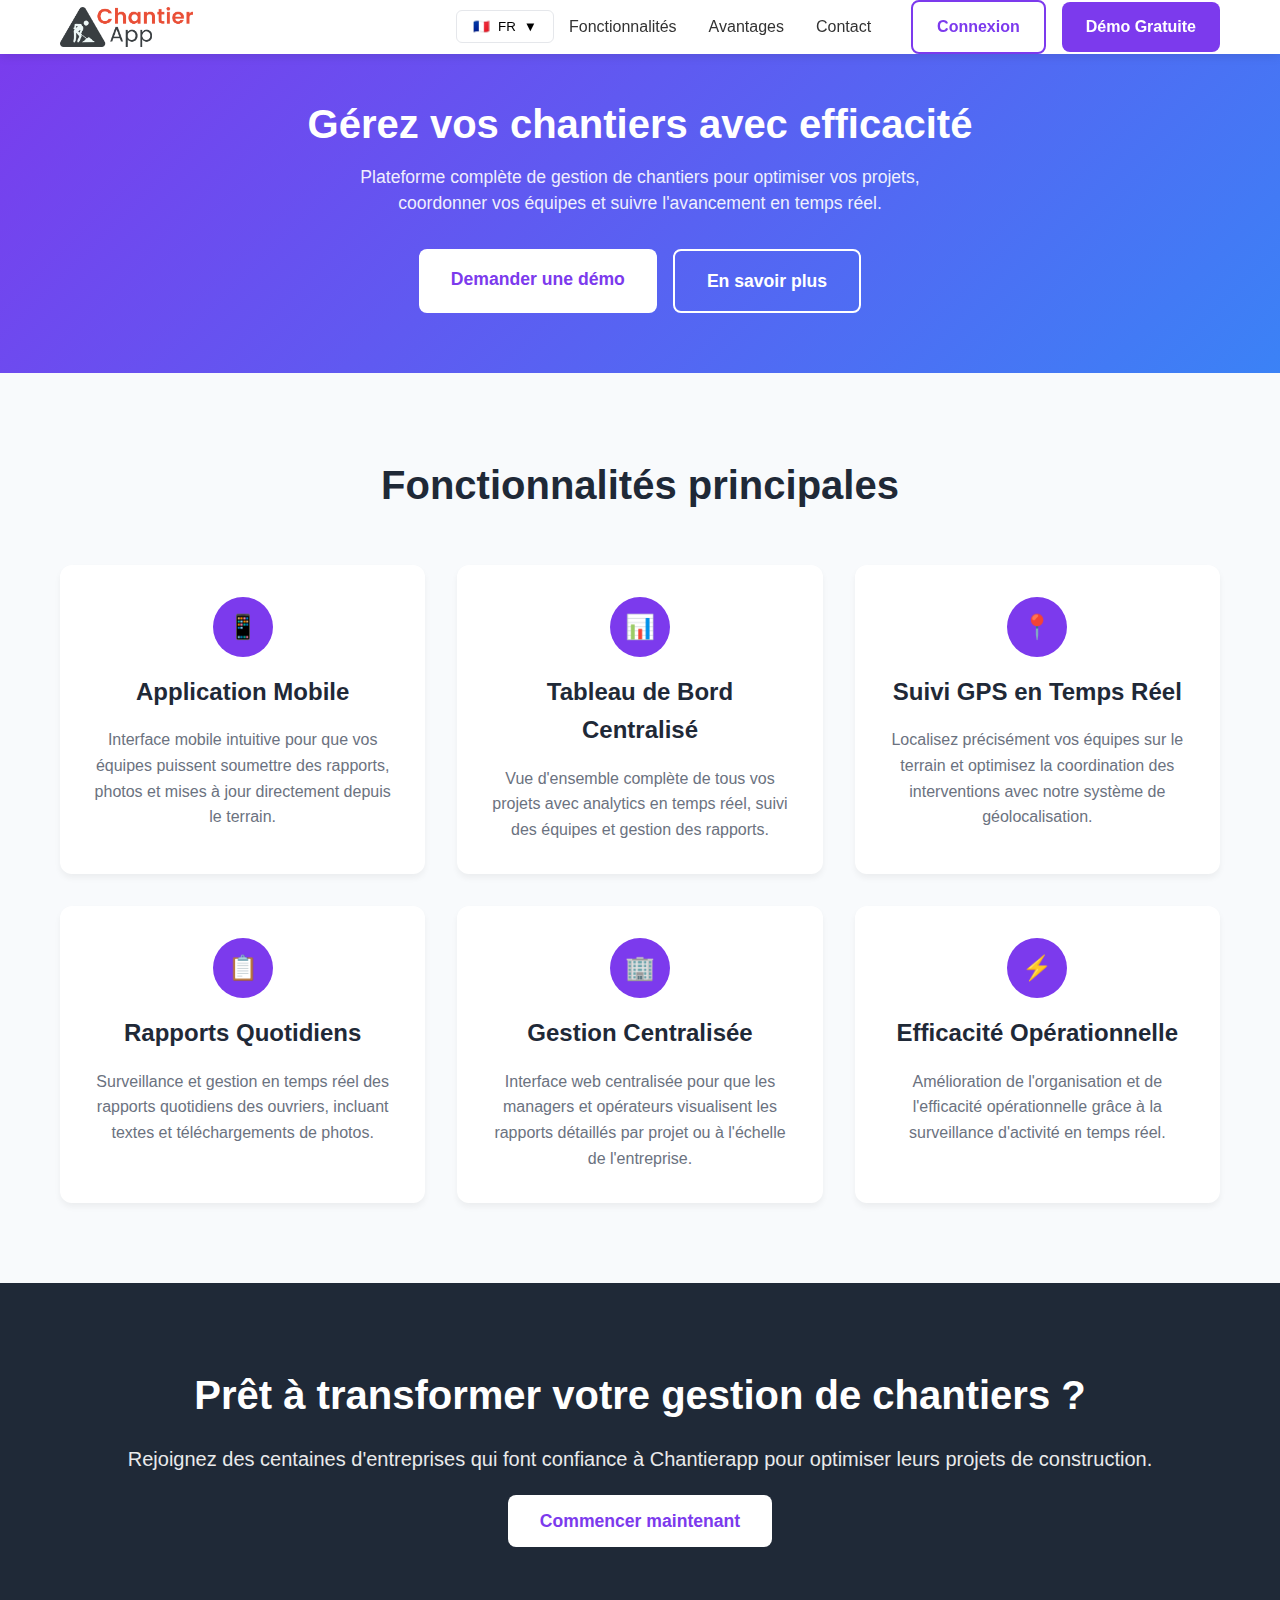
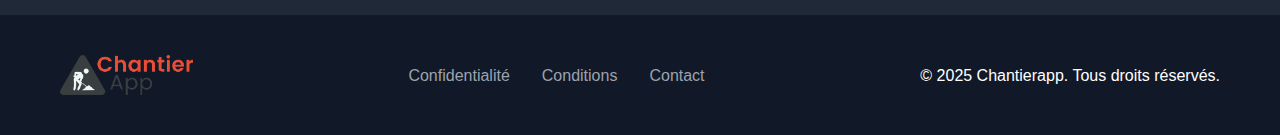
<file: index.html>
<!DOCTYPE html>
<html lang="fr">
<head>
    <meta charset="UTF-8">
    <meta name="viewport" content="width=device-width, initial-scale=1.0">
    <title data-translate="app.title">Chantierapp - Plateforme de Gestion de Chantiers</title>
    <link rel="stylesheet" href="./landing-assets/styles.css">
    <script src="./landing-assets/scripts/translations.js" defer></script>
</head>
<body>
<!-- Header -->
<header>
    <nav class="container">
        <div class="nav-top-row">
            <a href="#" class="logo">
                <img src="./landing-assets/images/Logo+Text.png" alt="Chantierapp" class="logo-image">
            </a>
            <div class="nav-right">
                <div class="language-switcher">
                    <button class="language-btn" onclick="toggleLanguageDropdown()">
                        <span id="current-flag">🇫🇷</span>
                        <span id="current-lang">FR</span>
                        <span>▼</span>
                    </button>
                    <div class="language-dropdown" id="language-dropdown">
                        <div class="language-option active" data-lang="fr" onclick="changeLanguage('fr', '🇫🇷', 'FR')">
                            <span>🇫🇷</span> Français
                        </div>
                        <div class="language-option" data-lang="en" onclick="changeLanguage('en', '🇺🇸', 'EN')">
                            <span>🇺🇸</span> English
                        </div>
                        <div class="language-option" data-lang="ro" onclick="changeLanguage('ro', '🇷🇴', 'RO')">
                            <span>🇷🇴</span> Română
                        </div>
                        <div class="language-option" data-lang="it" onclick="changeLanguage('it', '🇮🇹', 'IT')">
                            <span>🇮🇹</span> Italiano
                        </div>
                        <div class="language-option" data-lang="es" onclick="changeLanguage('es', '🇪🇸', 'ES')">
                            <span>🇪🇸</span> Español
                        </div>
                        <div class="language-option" data-lang="ru" onclick="changeLanguage('ru', '🇷🇺', 'RU')">
                            <span>🇷🇺</span> Русский
                        </div>
                    </div>
                </div>
                <button class="mobile-menu-toggle" onclick="toggleMobileMenu()">☰</button>
            </div>
        </div>

        <ul class="nav-links">
            <li><a href="#features" data-translate="nav.features">Fonctionnalités</a></li>
            <li><a href="#benefits" data-translate="nav.benefits">Avantages</a></li>
            <li><a href="#contact" data-translate="nav.contact">Contact</a></li>
        </ul>

        <div class="nav-bottom-row">
            <a href="https://chantierapp.com/login" class="login-btn" data-translate="nav.login">Connexion</a>
            <a href="#contact" class="cta-btn" data-translate="nav.demo">Démo Gratuite</a>
        </div>
    </nav>
</header>

<!-- Hero Section -->
<section class="hero">
    <div class="container">
        <h1 class="fade-in-up" data-translate="hero.title">Gérez vos chantiers avec efficacité</h1>
        <p class="fade-in-up" data-translate="hero.subtitle">Plateforme complète de gestion de chantiers pour optimiser
            vos projets, coordonner vos équipes et suivre l'avancement en temps réel.</p>
        <div class="hero-cta fade-in-up">
            <a href="#contact" class="btn-primary" data-translate="hero.cta.demo">Demander une démo</a>
            <a href="#features" class="btn-secondary" data-translate="hero.cta.learn">En savoir plus</a>
        </div>
    </div>
</section>

<!-- Features Section -->
<section class="features" id="features">
    <div class="container">
        <h2 class="fade-in-up" data-translate="features.title">Fonctionnalités principales</h2>
        <div class="features-grid">
            <div class="feature-card fade-in-up">
                <div class="feature-icon">📱</div>
                <h3 data-translate="features.mobile.title">Application Mobile</h3>
                <p data-translate="features.mobile.description">Interface mobile intuitive pour que vos équipes puissent
                    soumettre des rapports, photos et mises à jour directement depuis le terrain.</p>
            </div>
            <div class="feature-card fade-in-up">
                <div class="feature-icon">📊</div>
                <h3 data-translate="features.dashboard.title">Tableau de Bord Centralisé</h3>
                <p data-translate="features.dashboard.description">Vue d'ensemble complète de tous vos projets avec
                    analytics en temps réel, suivi des équipes et gestion des rapports.</p>
            </div>
            <div class="feature-card fade-in-up">
                <div class="feature-icon">📍</div>
                <h3 data-translate="features.tracking.title">Suivi GPS en Temps Réel</h3>
                <p data-translate="features.tracking.description">Localisez précisément vos équipes sur le terrain et
                    optimisez la coordination des interventions avec notre système de géolocalisation.</p>
            </div>
            <div class="feature-card fade-in-up">
                <div class="feature-icon">📋</div>
                <h3 data-translate="features.reports.title">Rapports Quotidiens</h3>
                <p data-translate="features.reports.description">Surveillance et gestion en temps réel des rapports
                    quotidiens des ouvriers, incluant textes et téléchargements de photos.</p>
            </div>
            <div class="feature-card fade-in-up">
                <div class="feature-icon">🏢</div>
                <h3 data-translate="features.management.title">Gestion Centralisée</h3>
                <p data-translate="features.management.description">Interface web centralisée pour que les managers et
                    opérateurs visualisent les rapports détaillés par projet ou à l'échelle de l'entreprise.</p>
            </div>
            <div class="feature-card fade-in-up">
                <div class="feature-icon">⚡</div>
                <h3 data-translate="features.efficiency.title">Efficacité Opérationnelle</h3>
                <p data-translate="features.efficiency.description">Amélioration de l'organisation et de l'efficacité
                    opérationnelle grâce à la surveillance d'activité en temps réel.</p>
            </div>
        </div>
    </div>
</section>

<!-- CTA Section -->
<section class="cta-section" id="contact">
    <div class="container">
        <h2 class="fade-in-up" data-translate="cta.title">Prêt à transformer votre gestion de chantiers ?</h2>
        <p class="fade-in-up" data-translate="cta.subtitle">Rejoignez des centaines d'entreprises qui font confiance à
            Chantierapp pour optimiser leurs projets de construction.</p>
        <div class="fade-in-up">
            <a href="mailto:easy.tech.solutions.srl@gmail.com" class="btn-primary" data-translate="cta.button">Commencer
                maintenant</a>
        </div>
    </div>
</section>

<!-- Footer -->
<footer>
    <div class="container">
        <div class="footer-content">
            <div class="logo">
                <img src="./landing-assets/images/Logo+Text.png" alt="Chantierapp" class="logo-image">
            </div>
            <ul class="footer-links">
                <li><a href="#" data-translate="footer.privacy">Confidentialité</a></li>
                <li><a href="#" data-translate="footer.terms">Conditions</a></li>
                <li><a href="mailto:easy.tech.solutions.srl@gmail.com" data-translate="footer.contact">Contact</a></li>
            </ul>
            <p data-translate="footer.copyright">&copy; 2025 Chantierapp. Tous droits réservés.</p>
        </div>
    </div>
</footer>

<script src="./landing-assets/scripts/script.js"></script>
</body>
</html>
</file>
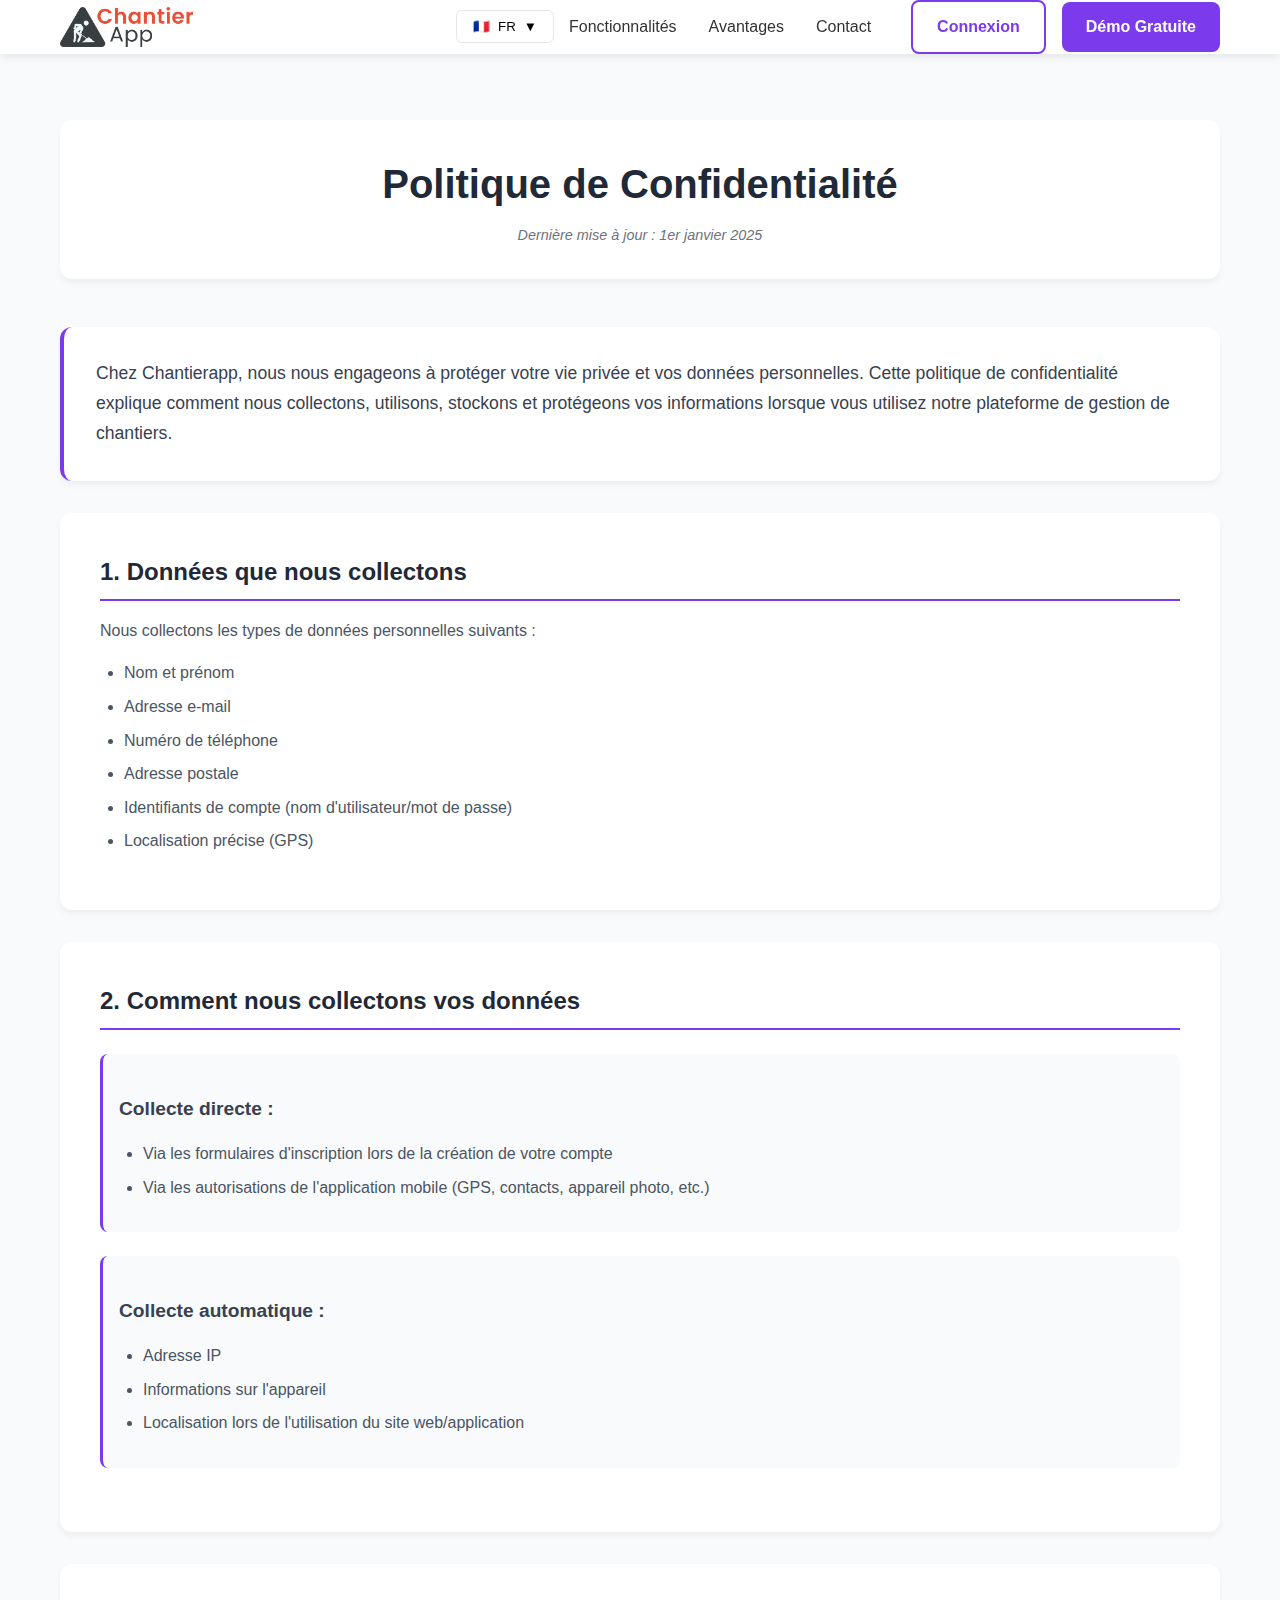
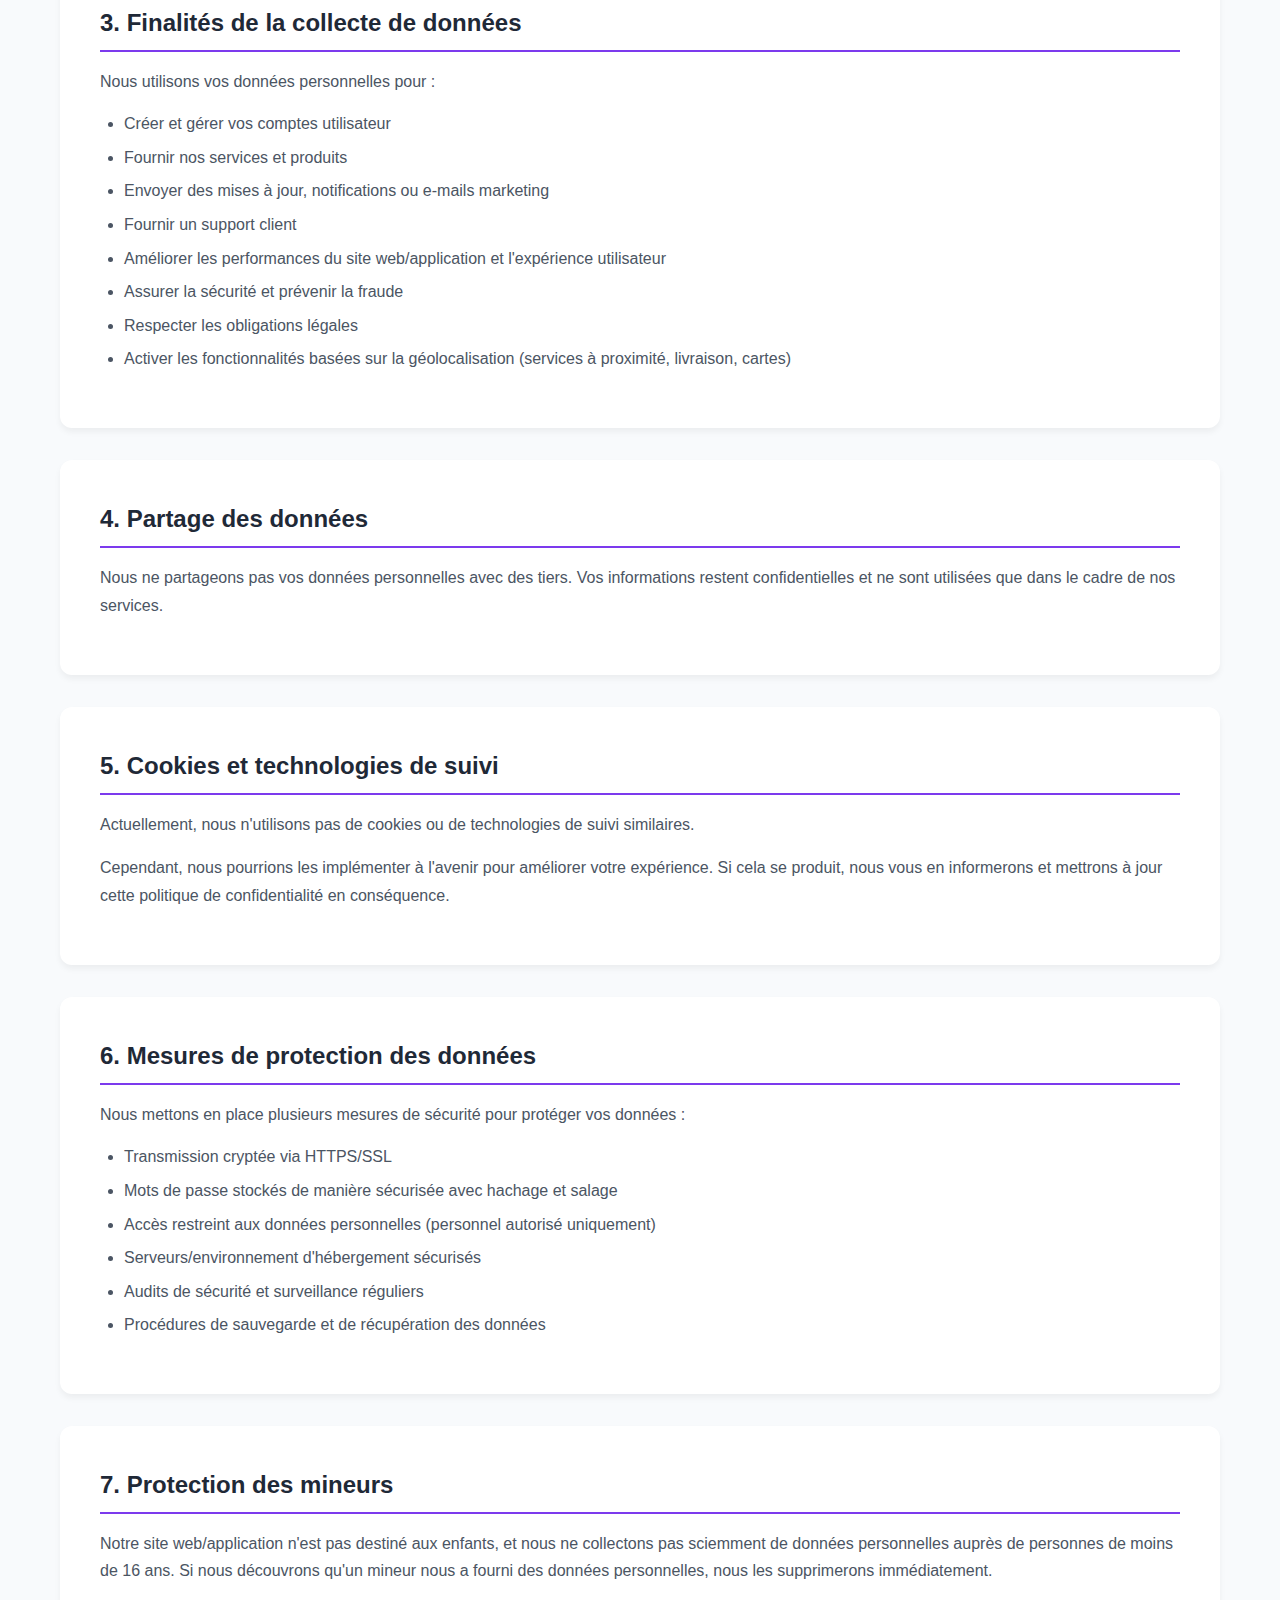
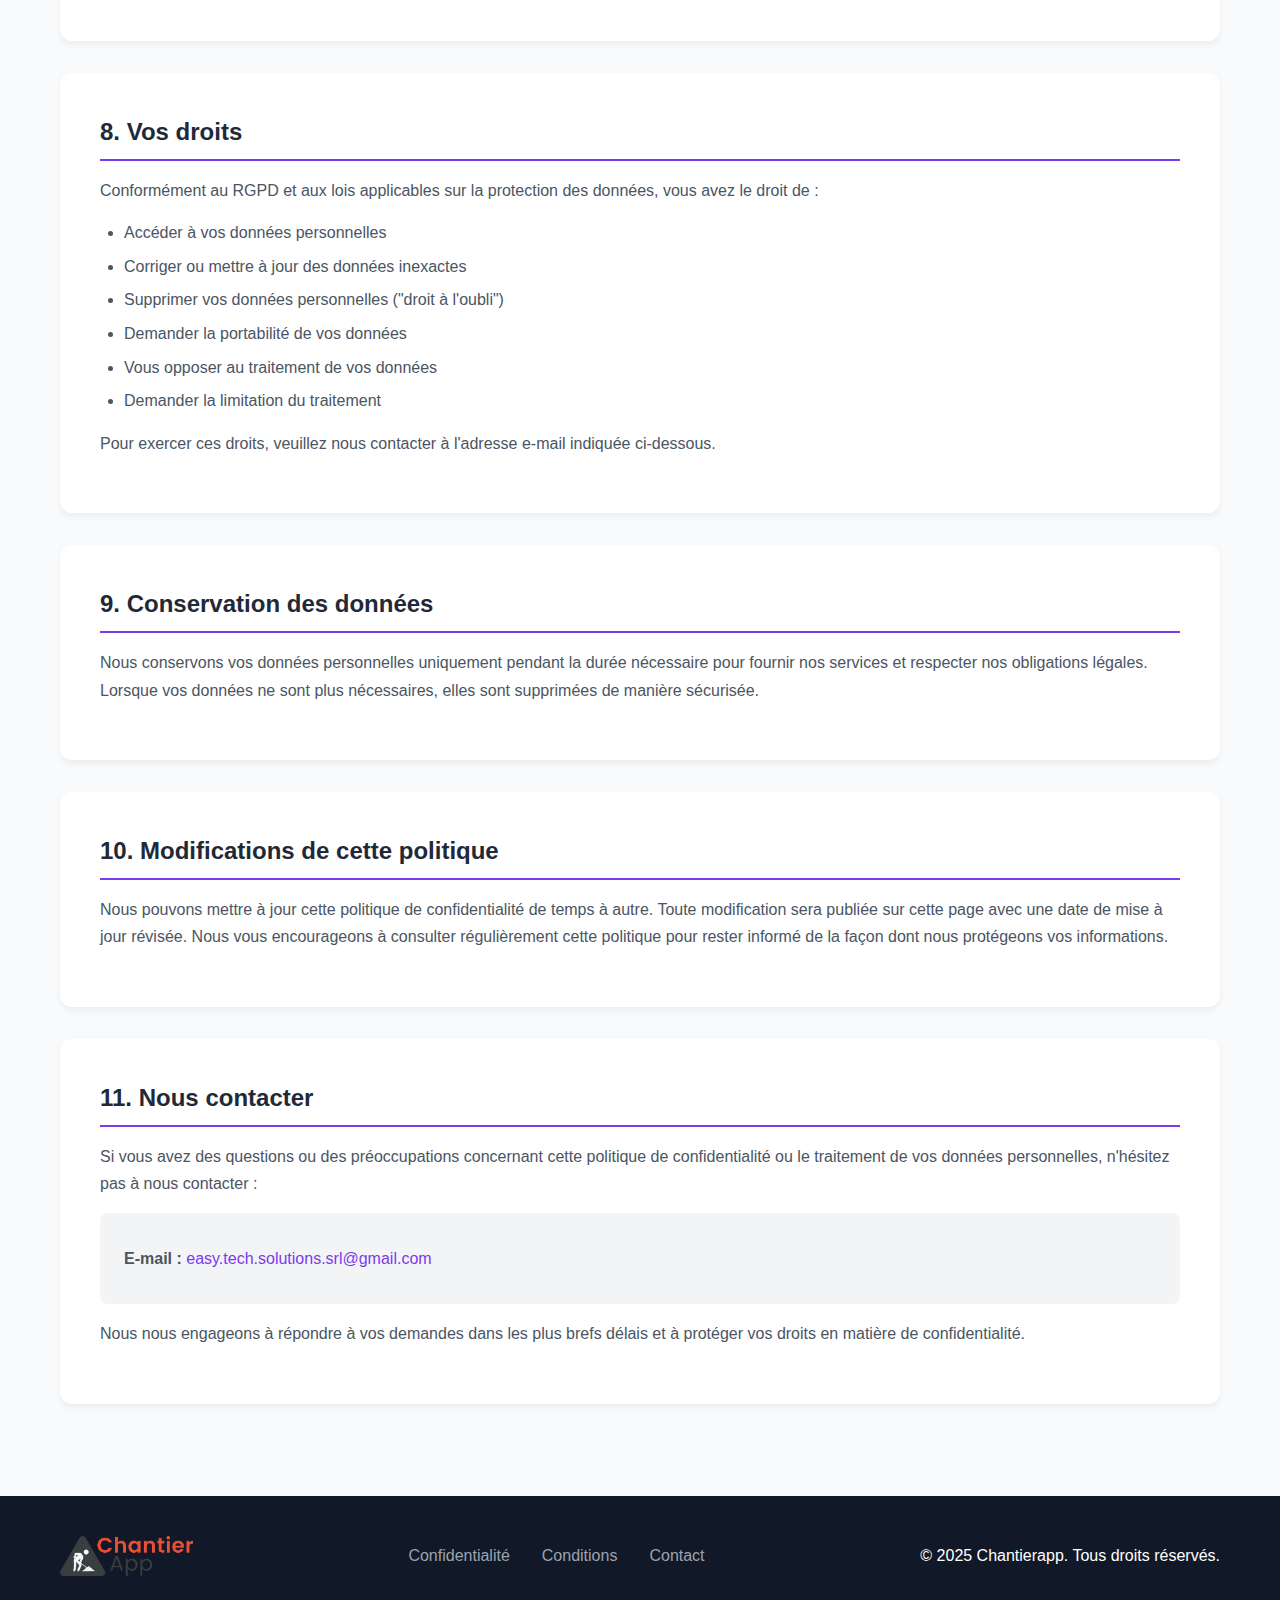
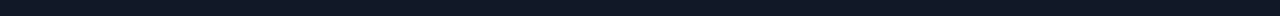
<file: privacy.html>
<!DOCTYPE html>
<html lang="fr">
<head>
    <meta charset="UTF-8">
    <meta name="viewport" content="width=device-width, initial-scale=1.0">
    <title data-translate="privacy.page.title">Politique de Confidentialité - Chantierapp</title>
    <link rel="stylesheet" href="./landing-assets/styles.css">
    <link rel="stylesheet" href="./landing-assets/privacy-styles.css">
    <script src="./landing-assets/scripts/translations.js" defer></script>
</head>
<body>
<!-- Header -->
<header>
    <nav class="container">
        <div class="nav-top-row">
            <a href="index.html" class="logo">
                <img src="./landing-assets/images/Logo+Text.png" alt="Chantierapp" class="logo-image">
            </a>
            <div class="nav-right">
                <div class="language-switcher">
                    <button class="language-btn" onclick="toggleLanguageDropdown()">
                        <span id="current-flag">🇫🇷</span>
                        <span id="current-lang">FR</span>
                        <span>▼</span>
                    </button>
                    <div class="language-dropdown" id="language-dropdown">
                        <div class="language-option active" data-lang="fr" onclick="changeLanguage('fr', '🇫🇷', 'FR')">
                            <span>🇫🇷</span> Français
                        </div>
                        <div class="language-option" data-lang="en" onclick="changeLanguage('en', '🇺🇸', 'EN')">
                            <span>🇺🇸</span> English
                        </div>
                        <div class="language-option" data-lang="ro" onclick="changeLanguage('ro', '🇷🇴', 'RO')">
                            <span>🇷🇴</span> Română
                        </div>
                        <div class="language-option" data-lang="it" onclick="changeLanguage('it', '🇮🇹', 'IT')">
                            <span>🇮🇹</span> Italiano
                        </div>
                        <div class="language-option" data-lang="es" onclick="changeLanguage('es', '🇪🇸', 'ES')">
                            <span>🇪🇸</span> Español
                        </div>
                        <div class="language-option" data-lang="ru" onclick="changeLanguage('ru', '🇷🇺', 'RU')">
                            <span>🇷🇺</span> Русский
                        </div>
                    </div>
                </div>
                <button class="mobile-menu-toggle" onclick="toggleMobileMenu()">☰</button>
            </div>
        </div>

        <ul class="nav-links">
            <li><a href="index.html#features" data-translate="nav.features">Fonctionnalités</a></li>
            <li><a href="index.html#benefits" data-translate="nav.benefits">Avantages</a></li>
            <li><a href="index.html#contact" data-translate="nav.contact">Contact</a></li>
        </ul>

        <div class="nav-bottom-row">
            <a href="https://chantierapp.com/login" class="login-btn" data-translate="nav.login">Connexion</a>
            <a href="index.html#contact" class="cta-btn" data-translate="nav.demo">Démo Gratuite</a>
        </div>
    </nav>
</header>

<!-- Privacy Policy Content -->
<main class="privacy-content">
    <div class="container">
        <div class="privacy-header">
            <h1 data-translate="privacy.title">Politique de Confidentialité</h1>
            <p class="last-updated" data-translate="privacy.last_updated">Dernière mise à jour : 1er janvier 2025</p>
        </div>

        <div class="privacy-intro">
            <p data-translate="privacy.intro">Chez Chantierapp, nous nous engageons à protéger votre vie privée et vos données personnelles. Cette politique de confidentialité explique comment nous collectons, utilisons, stockons et protégeons vos informations lorsque vous utilisez notre plateforme de gestion de chantiers.</p>
        </div>

        <section class="privacy-section">
            <h2 data-translate="privacy.data_collection.title">1. Données que nous collectons</h2>
            <p data-translate="privacy.data_collection.intro">Nous collectons les types de données personnelles suivants :</p>
            <ul>
                <li data-translate="privacy.data_collection.name">Nom et prénom</li>
                <li data-translate="privacy.data_collection.email">Adresse e-mail</li>
                <li data-translate="privacy.data_collection.phone">Numéro de téléphone</li>
                <li data-translate="privacy.data_collection.address">Adresse postale</li>
                <li data-translate="privacy.data_collection.credentials">Identifiants de compte (nom d'utilisateur/mot de passe)</li>
                <li data-translate="privacy.data_collection.location">Localisation précise (GPS)</li>
            </ul>
        </section>

        <section class="privacy-section">
            <h2 data-translate="privacy.collection_methods.title">2. Comment nous collectons vos données</h2>
            <div class="subsection">
                <h3 data-translate="privacy.collection_methods.direct.title">Collecte directe :</h3>
                <ul>
                    <li data-translate="privacy.collection_methods.direct.forms">Via les formulaires d'inscription lors de la création de votre compte</li>
                    <li data-translate="privacy.collection_methods.direct.permissions">Via les autorisations de l'application mobile (GPS, contacts, appareil photo, etc.)</li>
                </ul>
            </div>
            <div class="subsection">
                <h3 data-translate="privacy.collection_methods.automatic.title">Collecte automatique :</h3>
                <ul>
                    <li data-translate="privacy.collection_methods.automatic.ip">Adresse IP</li>
                    <li data-translate="privacy.collection_methods.automatic.device">Informations sur l'appareil</li>
                    <li data-translate="privacy.collection_methods.automatic.location">Localisation lors de l'utilisation du site web/application</li>
                </ul>
            </div>
        </section>

        <section class="privacy-section">
            <h2 data-translate="privacy.purpose.title">3. Finalités de la collecte de données</h2>
            <p data-translate="privacy.purpose.intro">Nous utilisons vos données personnelles pour :</p>
            <ul>
                <li data-translate="privacy.purpose.accounts">Créer et gérer vos comptes utilisateur</li>
                <li data-translate="privacy.purpose.services">Fournir nos services et produits</li>
                <li data-translate="privacy.purpose.communications">Envoyer des mises à jour, notifications ou e-mails marketing</li>
                <li data-translate="privacy.purpose.support">Fournir un support client</li>
                <li data-translate="privacy.purpose.improvement">Améliorer les performances du site web/application et l'expérience utilisateur</li>
                <li data-translate="privacy.purpose.security">Assurer la sécurité et prévenir la fraude</li>
                <li data-translate="privacy.purpose.legal">Respecter les obligations légales</li>
                <li data-translate="privacy.purpose.geolocation">Activer les fonctionnalités basées sur la géolocalisation (services à proximité, livraison, cartes)</li>
            </ul>
        </section>

        <section class="privacy-section">
            <h2 data-translate="privacy.sharing.title">4. Partage des données</h2>
            <p data-translate="privacy.sharing.content">Nous ne partageons pas vos données personnelles avec des tiers. Vos informations restent confidentielles et ne sont utilisées que dans le cadre de nos services.</p>
        </section>

        <section class="privacy-section">
            <h2 data-translate="privacy.cookies.title">5. Cookies et technologies de suivi</h2>
            <p data-translate="privacy.cookies.current">Actuellement, nous n'utilisons pas de cookies ou de technologies de suivi similaires.</p>
            <p data-translate="privacy.cookies.future">Cependant, nous pourrions les implémenter à l'avenir pour améliorer votre expérience. Si cela se produit, nous vous en informerons et mettrons à jour cette politique de confidentialité en conséquence.</p>
        </section>

        <section class="privacy-section">
            <h2 data-translate="privacy.protection.title">6. Mesures de protection des données</h2>
            <p data-translate="privacy.protection.intro">Nous mettons en place plusieurs mesures de sécurité pour protéger vos données :</p>
            <ul>
                <li data-translate="privacy.protection.encryption">Transmission cryptée via HTTPS/SSL</li>
                <li data-translate="privacy.protection.passwords">Mots de passe stockés de manière sécurisée avec hachage et salage</li>
                <li data-translate="privacy.protection.access">Accès restreint aux données personnelles (personnel autorisé uniquement)</li>
                <li data-translate="privacy.protection.servers">Serveurs/environnement d'hébergement sécurisés</li>
                <li data-translate="privacy.protection.audits">Audits de sécurité et surveillance réguliers</li>
                <li data-translate="privacy.protection.backups">Procédures de sauvegarde et de récupération des données</li>
            </ul>
        </section>

        <section class="privacy-section">
            <h2 data-translate="privacy.children.title">7. Protection des mineurs</h2>
            <p data-translate="privacy.children.content">Notre site web/application n'est pas destiné aux enfants, et nous ne collectons pas sciemment de données personnelles auprès de personnes de moins de 16 ans. Si nous découvrons qu'un mineur nous a fourni des données personnelles, nous les supprimerons immédiatement.</p>
        </section>

        <section class="privacy-section">
            <h2 data-translate="privacy.rights.title">8. Vos droits</h2>
            <p data-translate="privacy.rights.intro">Conformément au RGPD et aux lois applicables sur la protection des données, vous avez le droit de :</p>
            <ul>
                <li data-translate="privacy.rights.access">Accéder à vos données personnelles</li>
                <li data-translate="privacy.rights.correct">Corriger ou mettre à jour des données inexactes</li>
                <li data-translate="privacy.rights.delete">Supprimer vos données personnelles ("droit à l'oubli")</li>
                <li data-translate="privacy.rights.portability">Demander la portabilité de vos données</li>
                <li data-translate="privacy.rights.object">Vous opposer au traitement de vos données</li>
                <li data-translate="privacy.rights.restrict">Demander la limitation du traitement</li>
            </ul>
            <p data-translate="privacy.rights.exercise">Pour exercer ces droits, veuillez nous contacter à l'adresse e-mail indiquée ci-dessous.</p>
        </section>

        <section class="privacy-section">
            <h2 data-translate="privacy.retention.title">9. Conservation des données</h2>
            <p data-translate="privacy.retention.content">Nous conservons vos données personnelles uniquement pendant la durée nécessaire pour fournir nos services et respecter nos obligations légales. Lorsque vos données ne sont plus nécessaires, elles sont supprimées de manière sécurisée.</p>
        </section>

        <section class="privacy-section">
            <h2 data-translate="privacy.changes.title">10. Modifications de cette politique</h2>
            <p data-translate="privacy.changes.content">Nous pouvons mettre à jour cette politique de confidentialité de temps à autre. Toute modification sera publiée sur cette page avec une date de mise à jour révisée. Nous vous encourageons à consulter régulièrement cette politique pour rester informé de la façon dont nous protégeons vos informations.</p>
        </section>

        <section class="privacy-section">
            <h2 data-translate="privacy.contact.title">11. Nous contacter</h2>
            <p data-translate="privacy.contact.intro">Si vous avez des questions ou des préoccupations concernant cette politique de confidentialité ou le traitement de vos données personnelles, n'hésitez pas à nous contacter :</p>
            <div class="contact-info">
                <p><strong data-translate="privacy.contact.email_label">E-mail :</strong> <a href="mailto:easy.tech.solutions.srl@gmail.com">easy.tech.solutions.srl@gmail.com</a></p>
            </div>
            <p data-translate="privacy.contact.commitment">Nous nous engageons à répondre à vos demandes dans les plus brefs délais et à protéger vos droits en matière de confidentialité.</p>
        </section>
    </div>
</main>

<!-- Footer -->
<footer>
    <div class="container">
        <div class="footer-content">
            <div class="logo">
                <img src="./landing-assets/images/Logo+Text.png" alt="Chantierapp" class="logo-image">
            </div>
            <ul class="footer-links">
                <li><a href="privacy.html" data-translate="footer.privacy">Confidentialité</a></li>
                <li><a href="#" data-translate="footer.terms">Conditions</a></li>
                <li><a href="mailto:easy.tech.solutions.srl@gmail.com" data-translate="footer.contact">Contact</a></li>
            </ul>
            <p data-translate="footer.copyright">&copy; 2025 Chantierapp. Tous droits réservés.</p>
        </div>
    </div>
</footer>

<script src="./landing-assets/scripts/script.js"></script>
</body>
</html>
</file>
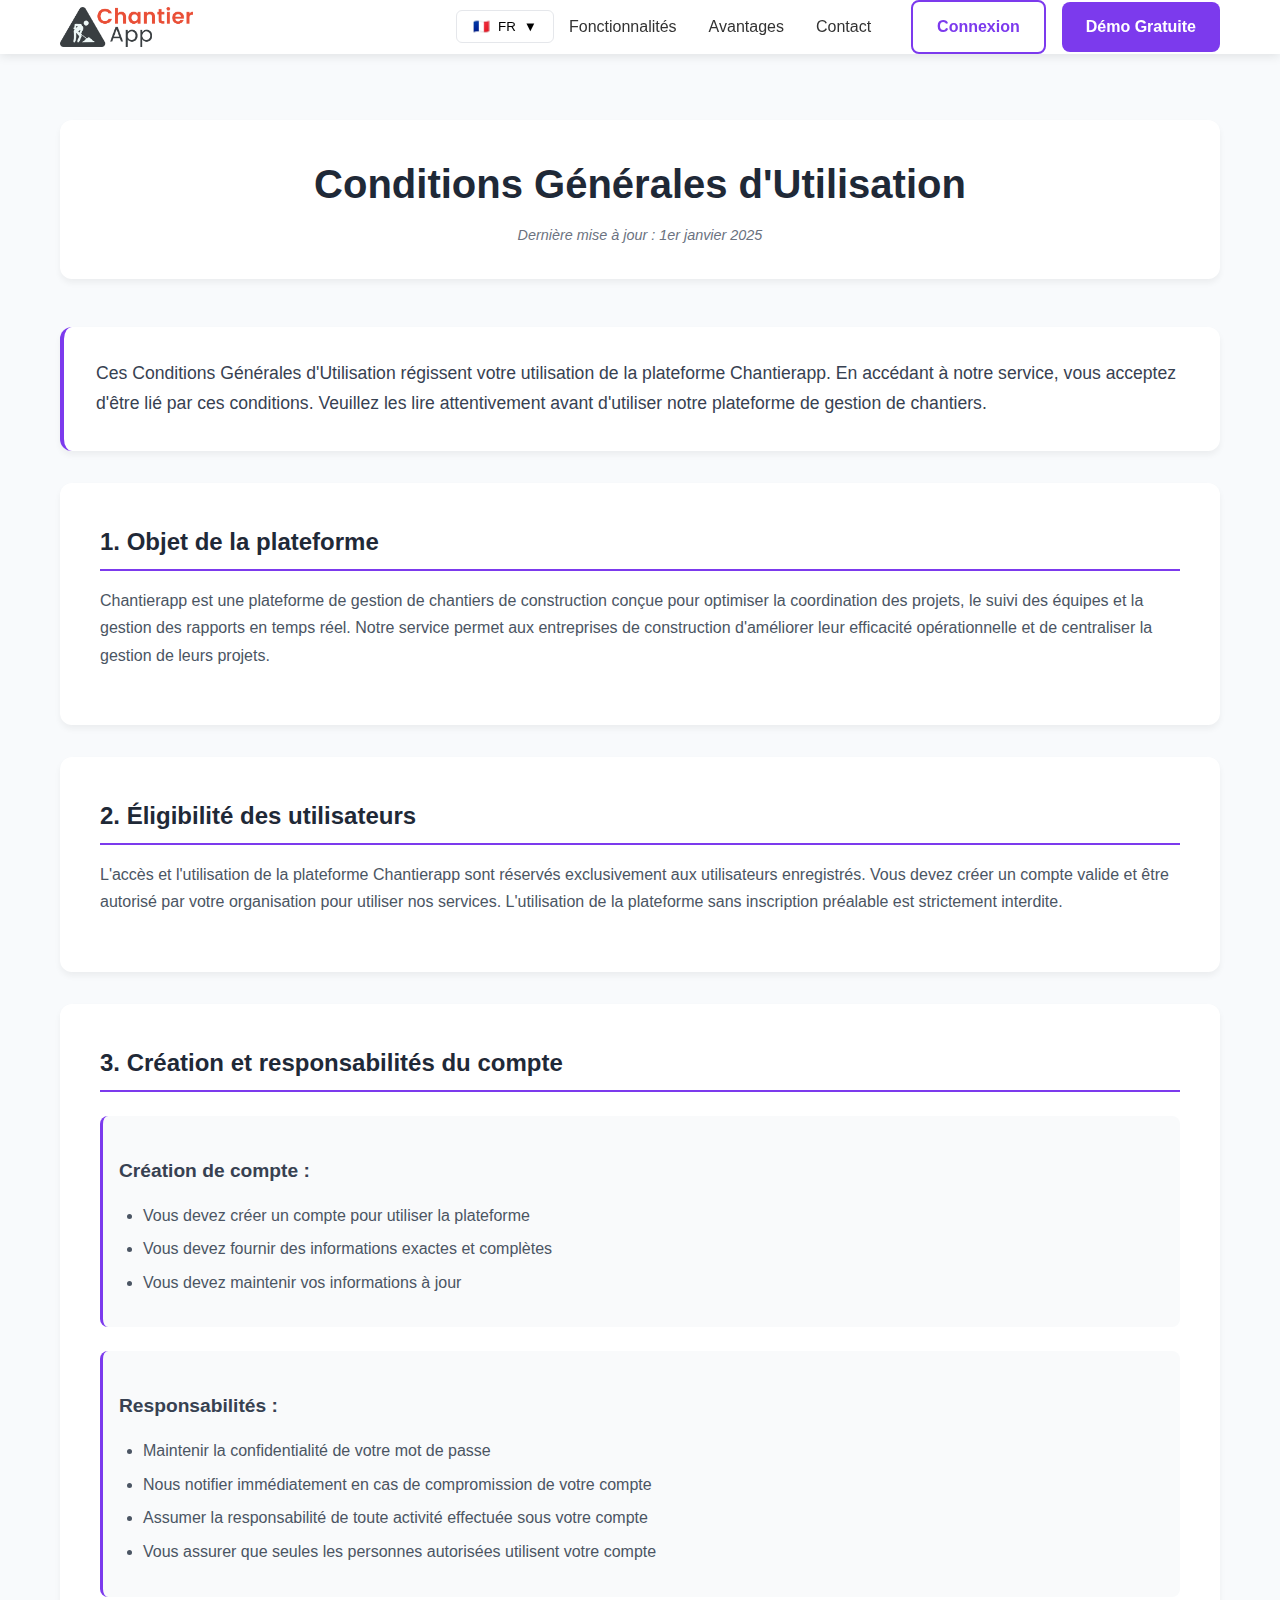
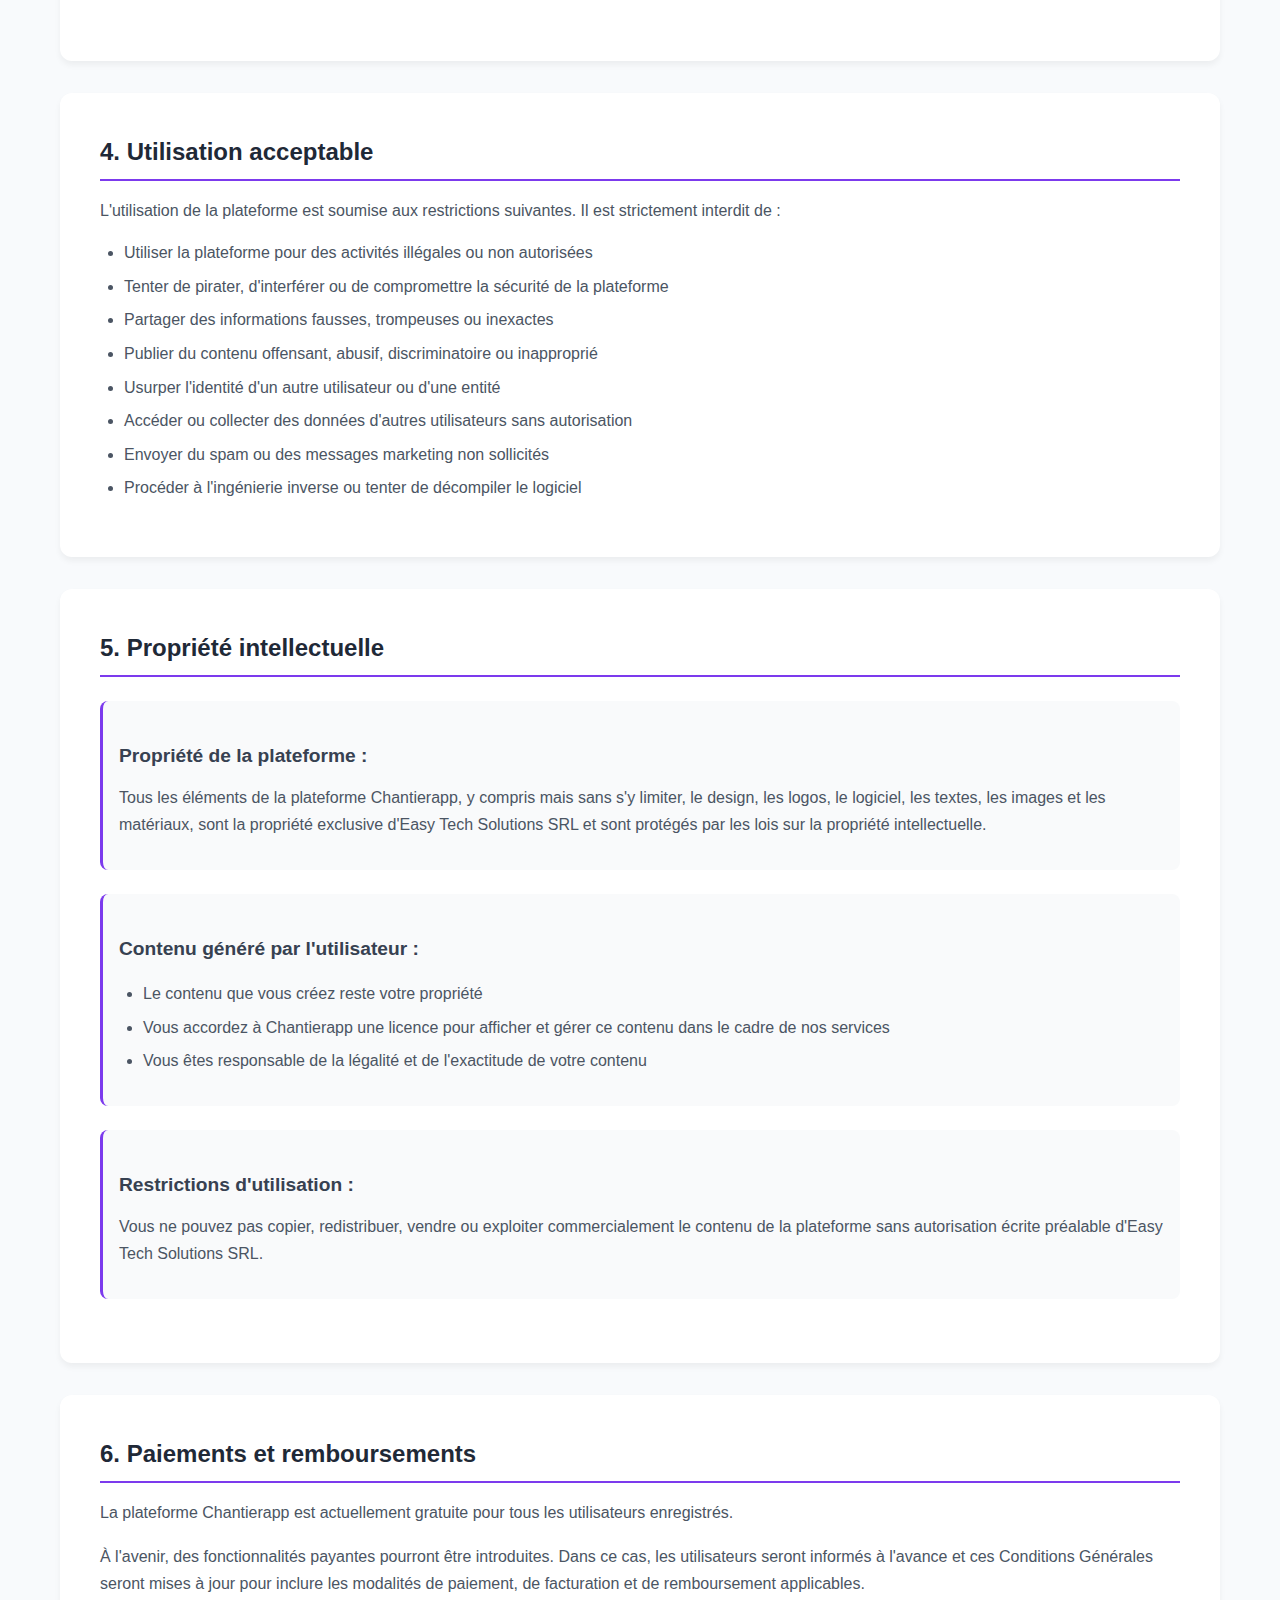
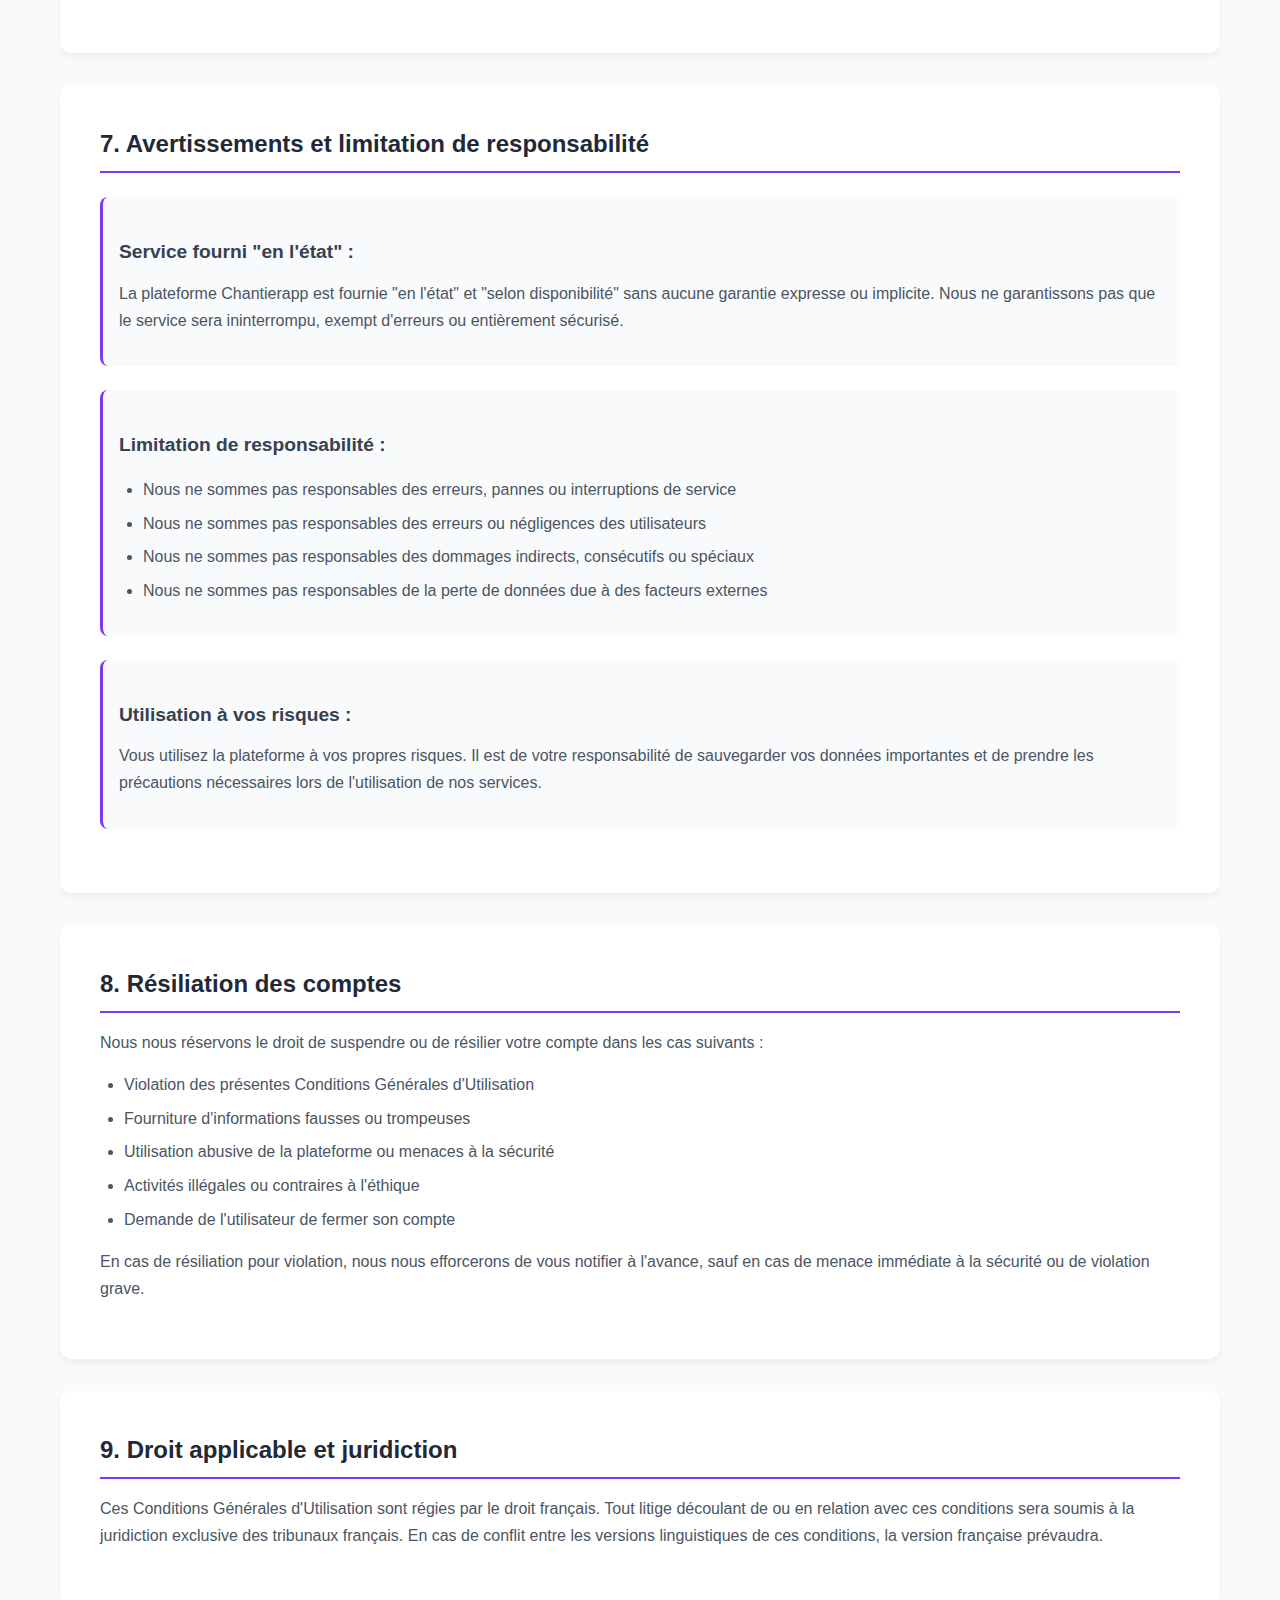
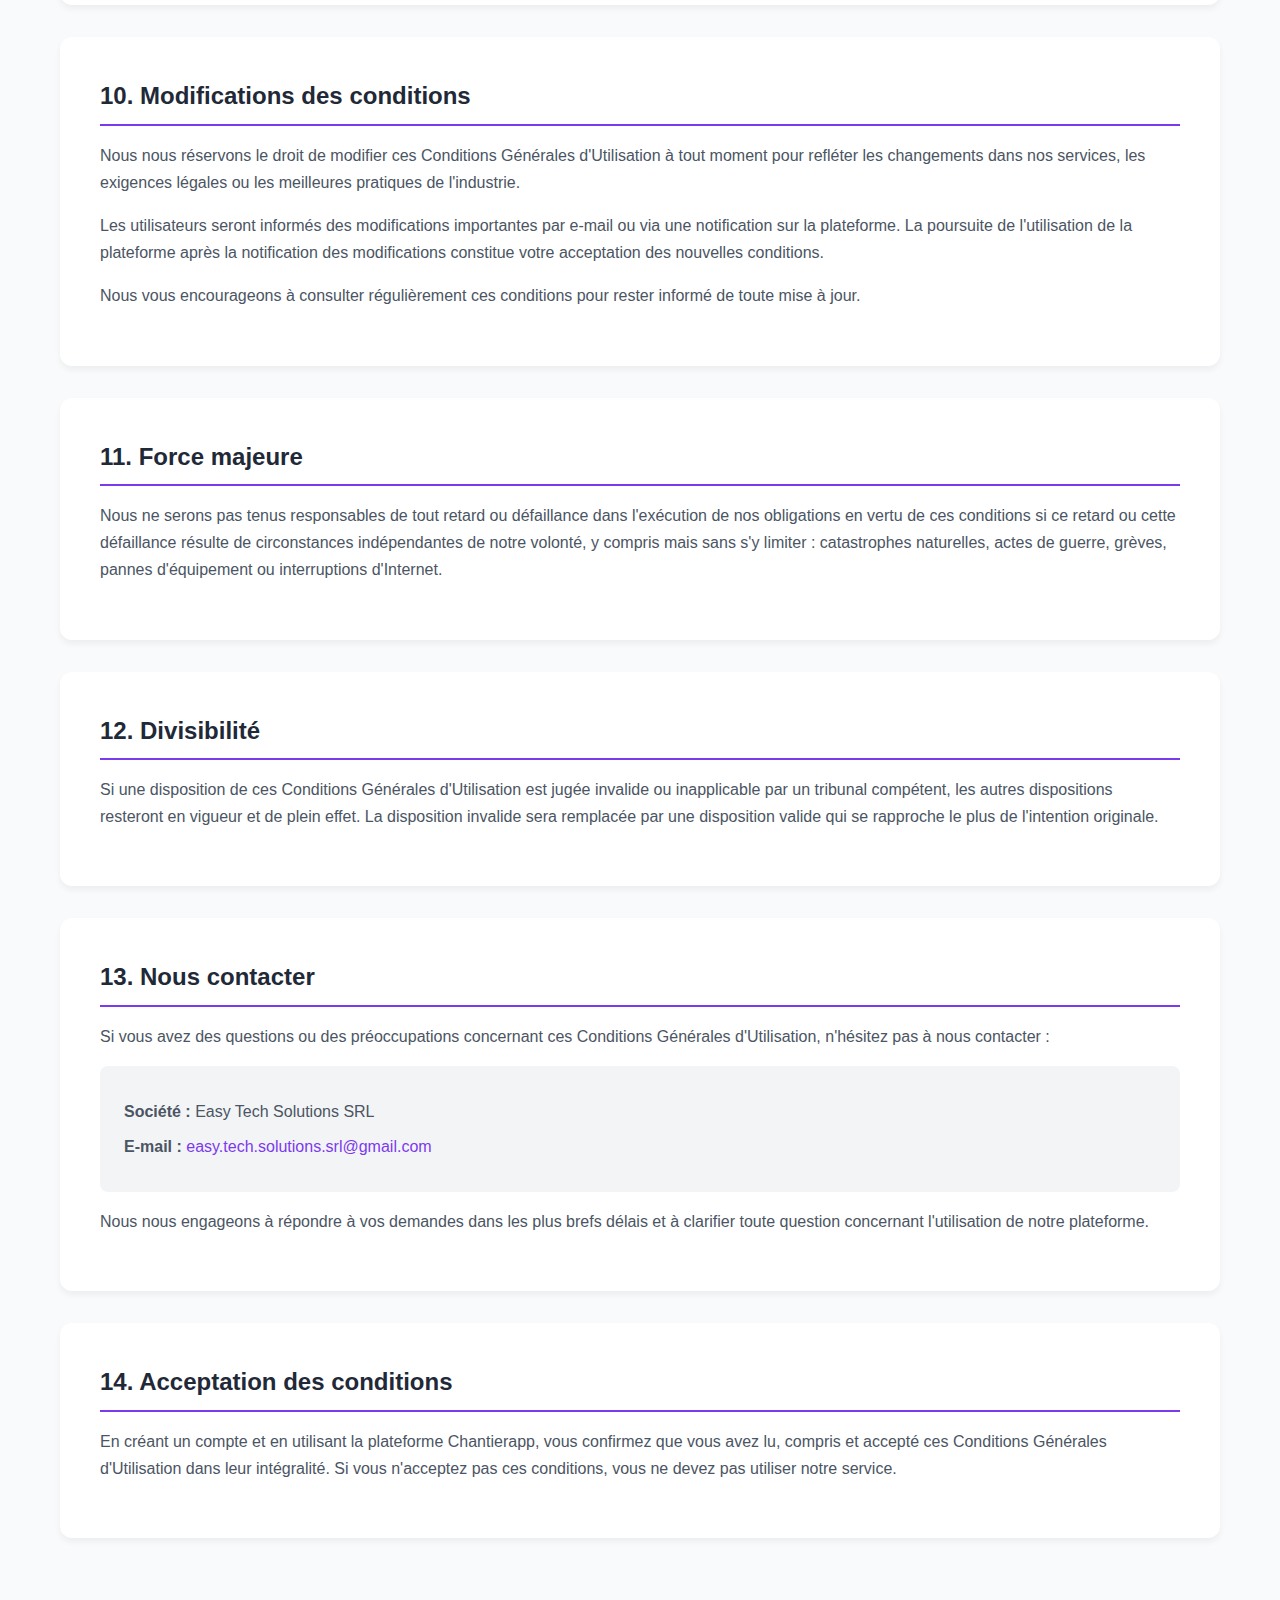
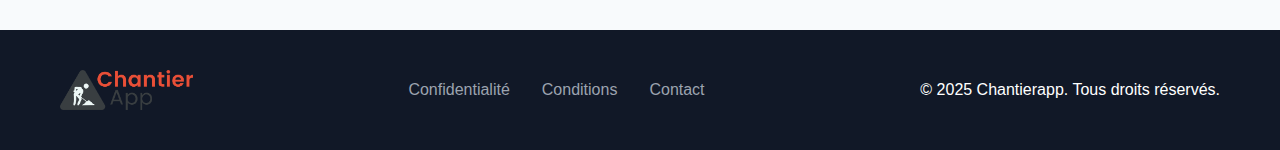
<file: terms.html>
<!DOCTYPE html>
<html lang="fr">
<head>
    <meta charset="UTF-8">
    <meta name="viewport" content="width=device-width, initial-scale=1.0">
    <title data-translate="terms.page.title">Conditions Générales d'Utilisation - Chantierapp</title>
    <link rel="stylesheet" href="./landing-assets/styles.css">
    <link rel="stylesheet" href="./landing-assets/privacy-styles.css">
    <script src="./landing-assets/scripts/translations.js" defer></script>
</head>
<body>
<!-- Header -->
<header>
    <nav class="container">
        <div class="nav-top-row">
            <a href="index.html" class="logo">
                <img src="./landing-assets/images/Logo+Text.png" alt="Chantierapp" class="logo-image">
            </a>
            <div class="nav-right">
                <div class="language-switcher">
                    <button class="language-btn" onclick="toggleLanguageDropdown()">
                        <span id="current-flag">🇫🇷</span>
                        <span id="current-lang">FR</span>
                        <span>▼</span>
                    </button>
                    <div class="language-dropdown" id="language-dropdown">
                        <div class="language-option active" data-lang="fr" onclick="changeLanguage('fr', '🇫🇷', 'FR')">
                            <span>🇫🇷</span> Français
                        </div>
                        <div class="language-option" data-lang="en" onclick="changeLanguage('en', '🇺🇸', 'EN')">
                            <span>🇺🇸</span> English
                        </div>
                        <div class="language-option" data-lang="ro" onclick="changeLanguage('ro', '🇷🇴', 'RO')">
                            <span>🇷🇴</span> Română
                        </div>
                        <div class="language-option" data-lang="it" onclick="changeLanguage('it', '🇮🇹', 'IT')">
                            <span>🇮🇹</span> Italiano
                        </div>
                        <div class="language-option" data-lang="es" onclick="changeLanguage('es', '🇪🇸', 'ES')">
                            <span>🇪🇸</span> Español
                        </div>
                        <div class="language-option" data-lang="ru" onclick="changeLanguage('ru', '🇷🇺', 'RU')">
                            <span>🇷🇺</span> Русский
                        </div>
                    </div>
                </div>
                <button class="mobile-menu-toggle" onclick="toggleMobileMenu()">☰</button>
            </div>
        </div>

        <ul class="nav-links">
            <li><a href="index.html#features" data-translate="nav.features">Fonctionnalités</a></li>
            <li><a href="index.html#benefits" data-translate="nav.benefits">Avantages</a></li>
            <li><a href="index.html#contact" data-translate="nav.contact">Contact</a></li>
        </ul>

        <div class="nav-bottom-row">
            <a href="https://chantierapp.com/login" class="login-btn" data-translate="nav.login">Connexion</a>
            <a href="index.html#contact" class="cta-btn" data-translate="nav.demo">Démo Gratuite</a>
        </div>
    </nav>
</header>

<!-- Terms and Conditions Content -->
<main class="privacy-content">
    <div class="container">
        <div class="privacy-header">
            <h1 data-translate="terms.title">Conditions Générales d'Utilisation</h1>
            <p class="last-updated" data-translate="terms.last_updated">Dernière mise à jour : 1er janvier 2025</p>
        </div>

        <div class="privacy-intro">
            <p data-translate="terms.intro">Ces Conditions Générales d'Utilisation régissent votre utilisation de la plateforme Chantierapp. En accédant à notre service, vous acceptez d'être lié par ces conditions. Veuillez les lire attentivement avant d'utiliser notre plateforme de gestion de chantiers.</p>
        </div>

        <section class="privacy-section">
            <h2 data-translate="terms.purpose.title">1. Objet de la plateforme</h2>
            <p data-translate="terms.purpose.content">Chantierapp est une plateforme de gestion de chantiers de construction conçue pour optimiser la coordination des projets, le suivi des équipes et la gestion des rapports en temps réel. Notre service permet aux entreprises de construction d'améliorer leur efficacité opérationnelle et de centraliser la gestion de leurs projets.</p>
        </section>

        <section class="privacy-section">
            <h2 data-translate="terms.eligibility.title">2. Éligibilité des utilisateurs</h2>
            <p data-translate="terms.eligibility.content">L'accès et l'utilisation de la plateforme Chantierapp sont réservés exclusivement aux utilisateurs enregistrés. Vous devez créer un compte valide et être autorisé par votre organisation pour utiliser nos services. L'utilisation de la plateforme sans inscription préalable est strictement interdite.</p>
        </section>

        <section class="privacy-section">
            <h2 data-translate="terms.account.title">3. Création et responsabilités du compte</h2>
            <div class="subsection">
                <h3 data-translate="terms.account.creation.title">Création de compte :</h3>
                <ul>
                    <li data-translate="terms.account.creation.required">Vous devez créer un compte pour utiliser la plateforme</li>
                    <li data-translate="terms.account.creation.accurate">Vous devez fournir des informations exactes et complètes</li>
                    <li data-translate="terms.account.creation.update">Vous devez maintenir vos informations à jour</li>
                </ul>
            </div>
            <div class="subsection">
                <h3 data-translate="terms.account.responsibilities.title">Responsabilités :</h3>
                <ul>
                    <li data-translate="terms.account.responsibilities.password">Maintenir la confidentialité de votre mot de passe</li>
                    <li data-translate="terms.account.responsibilities.notify">Nous notifier immédiatement en cas de compromission de votre compte</li>
                    <li data-translate="terms.account.responsibilities.activity">Assumer la responsabilité de toute activité effectuée sous votre compte</li>
                    <li data-translate="terms.account.responsibilities.authorized">Vous assurer que seules les personnes autorisées utilisent votre compte</li>
                </ul>
            </div>
        </section>

        <section class="privacy-section">
            <h2 data-translate="terms.acceptable_use.title">4. Utilisation acceptable</h2>
            <p data-translate="terms.acceptable_use.intro">L'utilisation de la plateforme est soumise aux restrictions suivantes. Il est strictement interdit de :</p>
            <ul>
                <li data-translate="terms.acceptable_use.illegal">Utiliser la plateforme pour des activités illégales ou non autorisées</li>
                <li data-translate="terms.acceptable_use.hacking">Tenter de pirater, d'interférer ou de compromettre la sécurité de la plateforme</li>
                <li data-translate="terms.acceptable_use.false_info">Partager des informations fausses, trompeuses ou inexactes</li>
                <li data-translate="terms.acceptable_use.offensive">Publier du contenu offensant, abusif, discriminatoire ou inapproprié</li>
                <li data-translate="terms.acceptable_use.impersonation">Usurper l'identité d'un autre utilisateur ou d'une entité</li>
                <li data-translate="terms.acceptable_use.data_access">Accéder ou collecter des données d'autres utilisateurs sans autorisation</li>
                <li data-translate="terms.acceptable_use.spam">Envoyer du spam ou des messages marketing non sollicités</li>
                <li data-translate="terms.acceptable_use.reverse_engineer">Procéder à l'ingénierie inverse ou tenter de décompiler le logiciel</li>
            </ul>
        </section>

        <section class="privacy-section">
            <h2 data-translate="terms.intellectual_property.title">5. Propriété intellectuelle</h2>
            <div class="subsection">
                <h3 data-translate="terms.intellectual_property.platform.title">Propriété de la plateforme :</h3>
                <p data-translate="terms.intellectual_property.platform.content">Tous les éléments de la plateforme Chantierapp, y compris mais sans s'y limiter, le design, les logos, le logiciel, les textes, les images et les matériaux, sont la propriété exclusive d'Easy Tech Solutions SRL et sont protégés par les lois sur la propriété intellectuelle.</p>
            </div>
            <div class="subsection">
                <h3 data-translate="terms.intellectual_property.user_content.title">Contenu généré par l'utilisateur :</h3>
                <ul>
                    <li data-translate="terms.intellectual_property.user_content.ownership">Le contenu que vous créez reste votre propriété</li>
                    <li data-translate="terms.intellectual_property.user_content.license">Vous accordez à Chantierapp une licence pour afficher et gérer ce contenu dans le cadre de nos services</li>
                    <li data-translate="terms.intellectual_property.user_content.responsibility">Vous êtes responsable de la légalité et de l'exactitude de votre contenu</li>
                </ul>
            </div>
            <div class="subsection">
                <h3 data-translate="terms.intellectual_property.restrictions.title">Restrictions d'utilisation :</h3>
                <p data-translate="terms.intellectual_property.restrictions.content">Vous ne pouvez pas copier, redistribuer, vendre ou exploiter commercialement le contenu de la plateforme sans autorisation écrite préalable d'Easy Tech Solutions SRL.</p>
            </div>
        </section>

        <section class="privacy-section">
            <h2 data-translate="terms.payments.title">6. Paiements et remboursements</h2>
            <p data-translate="terms.payments.current">La plateforme Chantierapp est actuellement gratuite pour tous les utilisateurs enregistrés.</p>
            <p data-translate="terms.payments.future">À l'avenir, des fonctionnalités payantes pourront être introduites. Dans ce cas, les utilisateurs seront informés à l'avance et ces Conditions Générales seront mises à jour pour inclure les modalités de paiement, de facturation et de remboursement applicables.</p>
        </section>

        <section class="privacy-section">
            <h2 data-translate="terms.disclaimers.title">7. Avertissements et limitation de responsabilité</h2>
            <div class="subsection">
                <h3 data-translate="terms.disclaimers.as_is.title">Service fourni "en l'état" :</h3>
                <p data-translate="terms.disclaimers.as_is.content">La plateforme Chantierapp est fournie "en l'état" et "selon disponibilité" sans aucune garantie expresse ou implicite. Nous ne garantissons pas que le service sera ininterrompu, exempt d'erreurs ou entièrement sécurisé.</p>
            </div>
            <div class="subsection">
                <h3 data-translate="terms.disclaimers.liability.title">Limitation de responsabilité :</h3>
                <ul>
                    <li data-translate="terms.disclaimers.liability.errors">Nous ne sommes pas responsables des erreurs, pannes ou interruptions de service</li>
                    <li data-translate="terms.disclaimers.liability.user_mistakes">Nous ne sommes pas responsables des erreurs ou négligences des utilisateurs</li>
                    <li data-translate="terms.disclaimers.liability.indirect">Nous ne sommes pas responsables des dommages indirects, consécutifs ou spéciaux</li>
                    <li data-translate="terms.disclaimers.liability.data_loss">Nous ne sommes pas responsables de la perte de données due à des facteurs externes</li>
                </ul>
            </div>
            <div class="subsection">
                <h3 data-translate="terms.disclaimers.user_risk.title">Utilisation à vos risques :</h3>
                <p data-translate="terms.disclaimers.user_risk.content">Vous utilisez la plateforme à vos propres risques. Il est de votre responsabilité de sauvegarder vos données importantes et de prendre les précautions nécessaires lors de l'utilisation de nos services.</p>
            </div>
        </section>

        <section class="privacy-section">
            <h2 data-translate="terms.termination.title">8. Résiliation des comptes</h2>
            <p data-translate="terms.termination.intro">Nous nous réservons le droit de suspendre ou de résilier votre compte dans les cas suivants :</p>
            <ul>
                <li data-translate="terms.termination.violation">Violation des présentes Conditions Générales d'Utilisation</li>
                <li data-translate="terms.termination.false_info">Fourniture d'informations fausses ou trompeuses</li>
                <li data-translate="terms.termination.misuse">Utilisation abusive de la plateforme ou menaces à la sécurité</li>
                <li data-translate="terms.termination.illegal">Activités illégales ou contraires à l'éthique</li>
                <li data-translate="terms.termination.user_request">Demande de l'utilisateur de fermer son compte</li>
            </ul>
            <p data-translate="terms.termination.notice">En cas de résiliation pour violation, nous nous efforcerons de vous notifier à l'avance, sauf en cas de menace immédiate à la sécurité ou de violation grave.</p>
        </section>

        <section class="privacy-section">
            <h2 data-translate="terms.governing_law.title">9. Droit applicable et juridiction</h2>
            <p data-translate="terms.governing_law.content">Ces Conditions Générales d'Utilisation sont régies par le droit français. Tout litige découlant de ou en relation avec ces conditions sera soumis à la juridiction exclusive des tribunaux français. En cas de conflit entre les versions linguistiques de ces conditions, la version française prévaudra.</p>
        </section>

        <section class="privacy-section">
            <h2 data-translate="terms.changes.title">10. Modifications des conditions</h2>
            <p data-translate="terms.changes.right">Nous nous réservons le droit de modifier ces Conditions Générales d'Utilisation à tout moment pour refléter les changements dans nos services, les exigences légales ou les meilleures pratiques de l'industrie.</p>
            <p data-translate="terms.changes.notification">Les utilisateurs seront informés des modifications importantes par e-mail ou via une notification sur la plateforme. La poursuite de l'utilisation de la plateforme après la notification des modifications constitue votre acceptation des nouvelles conditions.</p>
            <p data-translate="terms.changes.review">Nous vous encourageons à consulter régulièrement ces conditions pour rester informé de toute mise à jour.</p>
        </section>

        <section class="privacy-section">
            <h2 data-translate="terms.force_majeure.title">11. Force majeure</h2>
            <p data-translate="terms.force_majeure.content">Nous ne serons pas tenus responsables de tout retard ou défaillance dans l'exécution de nos obligations en vertu de ces conditions si ce retard ou cette défaillance résulte de circonstances indépendantes de notre volonté, y compris mais sans s'y limiter : catastrophes naturelles, actes de guerre, grèves, pannes d'équipement ou interruptions d'Internet.</p>
        </section>

        <section class="privacy-section">
            <h2 data-translate="terms.severability.title">12. Divisibilité</h2>
            <p data-translate="terms.severability.content">Si une disposition de ces Conditions Générales d'Utilisation est jugée invalide ou inapplicable par un tribunal compétent, les autres dispositions resteront en vigueur et de plein effet. La disposition invalide sera remplacée par une disposition valide qui se rapproche le plus de l'intention originale.</p>
        </section>

        <section class="privacy-section">
            <h2 data-translate="terms.contact.title">13. Nous contacter</h2>
            <p data-translate="terms.contact.intro">Si vous avez des questions ou des préoccupations concernant ces Conditions Générales d'Utilisation, n'hésitez pas à nous contacter :</p>
            <div class="contact-info">
                <p><strong data-translate="terms.contact.company_label">Société :</strong> <span data-translate="terms.contact.company">Easy Tech Solutions SRL</span></p>
                <p><strong data-translate="terms.contact.email_label">E-mail :</strong> <a href="mailto:easy.tech.solutions.srl@gmail.com">easy.tech.solutions.srl@gmail.com</a></p>
            </div>
            <p data-translate="terms.contact.commitment">Nous nous engageons à répondre à vos demandes dans les plus brefs délais et à clarifier toute question concernant l'utilisation de notre plateforme.</p>
        </section>

        <section class="privacy-section">
            <h2 data-translate="terms.acceptance.title">14. Acceptation des conditions</h2>
            <p data-translate="terms.acceptance.content">En créant un compte et en utilisant la plateforme Chantierapp, vous confirmez que vous avez lu, compris et accepté ces Conditions Générales d'Utilisation dans leur intégralité. Si vous n'acceptez pas ces conditions, vous ne devez pas utiliser notre service.</p>
        </section>
    </div>
</main>

<!-- Footer -->
<footer>
    <div class="container">
        <div class="footer-content">
            <div class="logo">
                <img src="./landing-assets/images/Logo+Text.png" alt="Chantierapp" class="logo-image">
            </div>
            <ul class="footer-links">
                <li><a href="privacy.html" data-translate="footer.privacy">Confidentialité</a></li>
                <li><a href="terms.html" data-translate="footer.terms">Conditions</a></li>
                <li><a href="mailto:easy.tech.solutions.srl@gmail.com" data-translate="footer.contact">Contact</a></li>
            </ul>
            <p data-translate="footer.copyright">&copy; 2025 Chantierapp. Tous droits réservés.</p>
        </div>
    </div>
</footer>

<script src="./landing-assets/scripts/script.js"></script>
</body>
</html>
</file>
<file: landing-assets/styles.css>
* {
    margin: 0;
    padding: 0;
    box-sizing: border-box;
}

body {
    font-family: -apple-system, BlinkMacSystemFont, 'Segoe UI', Roboto, sans-serif;
    line-height: 1.6;
    color: #333;
    background: #fff;
}

.container {
    max-width: 1200px;
    margin: 0 auto;
    padding: 0 20px;
}

/* Header */
header {
    background: #fff;
    box-shadow: 0 2px 10px rgba(0, 0, 0, 0.1);
    position: fixed;
    width: 100%;
    top: 0;
    z-index: 1000;
}

nav {
    display: flex;
    justify-content: space-between;
    align-items: center;
    padding: 1rem 0;
    flex-wrap: nowrap;
    position: relative;
}

.nav-top-row {
    display: flex;
    justify-content: space-between;
    align-items: center;
    width: 100%;
}

.nav-right {
    display: flex;
    align-items: center;
    gap: 1rem;
}

.nav-bottom-row {
    margin-left: 40px;
    display: none;
}


.logo {
    font-size: 1.5rem;
    font-weight: bold;
    color: #7C3AED;
    text-decoration: none;
    flex-shrink: 0;
    display: flex;
    align-items: center;
}

.logo-image {
    height: 40px;
    width: auto;
    object-fit: contain;
}

.nav-links {
    display: flex;
    list-style: none;
    gap: 2rem;
    margin: 0;
    padding: 0;
}

.nav-links a {
    text-decoration: none;
    color: #333;
    font-weight: 500;
    transition: color 0.3s;
}

.nav-links a:hover {
    color: #7C3AED;
}

.nav-actions {
    display: flex;
    align-items: center;
    gap: 1rem;
    flex-shrink: 0;
    flex-wrap: wrap;
}

.cta-btn {
    background: #7C3AED;
    color: white;
    padding: 0.75rem 1.5rem;
    border: none;
    border-radius: 8px;
    text-decoration: none;
    font-weight: 600;
    transition: all 0.3s;
    cursor: pointer;
    white-space: nowrap;
}

.cta-btn:hover {
    background: #6D28D9;
    transform: translateY(-2px);
}

.login-btn {
    background: transparent;
    color: #7C3AED;
    padding: 0.75rem 1.5rem;
    border: 2px solid #7C3AED;
    border-radius: 8px;
    text-decoration: none;
    font-weight: 600;
    transition: all 0.3s;
    cursor: pointer;
    white-space: nowrap;
}

.login-btn:hover {
    background: #7C3AED;
    color: white;
    transform: translateY(-2px);
}

/* Hero Section */
.hero {
    background: linear-gradient(135deg, #7C3AED 0%, #3B82F6 100%);
    color: white;
    padding: 100px 0 60px;
    text-align: center;
}

.hero h1 {
    font-size: 2.5rem;
    margin-bottom: 1rem;
    font-weight: 700;
    line-height: 1.2;
}

.hero p {
    font-size: 1.1rem;
    margin-bottom: 2rem;
    opacity: 0.9;
    max-width: 600px;
    margin-left: auto;
    margin-right: auto;
    line-height: 1.5;
}

.hero-cta {
    display: inline-flex;
    gap: 1rem;
    flex-wrap: wrap;
    justify-content: center;
}

.btn-primary {
    background: white;
    color: #7C3AED;
    padding: 1rem 2rem;
    border: none;
    border-radius: 8px;
    font-size: 1.1rem;
    font-weight: 600;
    text-decoration: none;
    transition: all 0.3s;
    cursor: pointer;
}

.btn-primary:hover {
    transform: translateY(-2px);
    box-shadow: 0 10px 25px rgba(0, 0, 0, 0.2);
}

.btn-secondary {
    background: transparent;
    color: white;
    padding: 1rem 2rem;
    border: 2px solid white;
    border-radius: 8px;
    font-size: 1.1rem;
    font-weight: 600;
    text-decoration: none;
    transition: all 0.3s;
    cursor: pointer;
}

.btn-secondary:hover {
    background: white;
    color: #7C3AED;
}

/* Features Section */
.features {
    padding: 80px 0;
    background: #f8fafc;
}

.features h2 {
    text-align: center;
    font-size: 2.5rem;
    margin-bottom: 3rem;
    color: #1f2937;
}

.features-grid {
    display: grid;
    grid-template-columns: repeat(auto-fit, minmax(300px, 1fr));
    gap: 2rem;
}

.feature-card {
    background: white;
    padding: 2rem;
    border-radius: 12px;
    box-shadow: 0 4px 6px rgba(0, 0, 0, 0.05);
    text-align: center;
    transition: transform 0.3s, box-shadow 0.3s;
    min-height: 280px;
    display: flex;
    flex-direction: column;
    justify-content: flex-start;
}

.feature-card:hover {
    transform: translateY(-5px);
    box-shadow: 0 20px 40px rgba(0, 0, 0, 0.1);
}

.feature-icon {
    width: 60px;
    height: 60px;
    background: #7C3AED;
    border-radius: 50%;
    display: flex;
    align-items: center;
    justify-content: center;
    margin: 0 auto 1rem;
    font-size: 1.5rem;
    color: white;
}

.feature-card h3 {
    font-size: 1.5rem;
    margin-bottom: 1rem;
    color: #1f2937;
    flex-shrink: 0;
}

.feature-card p {
    color: #6b7280;
    line-height: 1.6;
    flex-grow: 1;
}

/* CTA Section */
.cta-section {
    background: #1f2937;
    color: white;
    padding: 80px 0;
    text-align: center;
}

.cta-section h2 {
    font-size: 2.5rem;
    margin-bottom: 1rem;
}

.cta-section p {
    font-size: 1.25rem;
    margin-bottom: 2rem;
    opacity: 0.9;
}

/* Footer */
footer {
    background: #111827;
    color: white;
    padding: 40px 0;
    text-align: center;
}

.footer-content {
    display: flex;
    justify-content: space-between;
    align-items: center;
    flex-wrap: wrap;
    gap: 1rem;
}

.footer-links {
    display: flex;
    gap: 2rem;
    list-style: none;
}

.footer-links a {
    color: #9ca3af;
    text-decoration: none;
    transition: color 0.3s;
}

.footer-links a:hover {
    color: white;
}

/* Language Switcher */
.language-switcher {
    position: relative;
    display: inline-block;
    padding-right: 15px;
}

.language-btn {
    background: none;
    border: 1px solid #e5e7eb;
    padding: 0.5rem 1rem;
    border-radius: 6px;
    cursor: pointer;
    display: flex;
    align-items: center;
    gap: 0.5rem;
    transition: all 0.3s;
    white-space: nowrap;
    min-width: 80px;
}

.language-btn:hover {
    border-color: #7C3AED;
}

.language-dropdown {
    position: absolute;
    top: 100%;
    right: 0;
    background: white;
    border: 1px solid #e5e7eb;
    border-radius: 6px;
    box-shadow: 0 10px 25px rgba(0, 0, 0, 0.1);
    min-width: 150px;
    z-index: 1000;
    display: none;
}

.language-dropdown.show {
    display: block;
}

.language-option {
    padding: 0.75rem 1rem;
    cursor: pointer;
    display: flex;
    align-items: center;
    gap: 0.5rem;
    transition: background 0.3s;
}

.language-option:hover {
    background: #f3f4f6;
}

.language-option.active {
    background: #ede9fe;
    color: #7C3AED;
}

/* Mobile menu toggle */
.mobile-menu-toggle {
    display: none;
    background: none;
    border: none;
    font-size: 1.5rem;
    cursor: pointer;
    padding: 0.25rem;
    color: #333;
}

.mobile-menu-toggle:hover {
    color: #7C3AED;
}

/* Animations */
@keyframes fadeInUp {
    from {
        opacity: 0;
        transform: translateY(30px);
    }
    to {
        opacity: 1;
        transform: translateY(0);
    }
}

.fade-in-up {
    animation: fadeInUp 0.6s ease-out;
}

/* Responsive */
@media (max-width: 768px) {
    .container {
        padding: 0 15px;
    }

    nav {
        display: flex;
        flex-direction: column;
        gap: 0.75rem;
    }

    .nav-top-row {
        display: flex;
        justify-content: space-between;
        align-items: center;
        width: 100%;
    }

    .nav-bottom-row {
        display: flex;
        justify-content: center;
        gap: 1rem;
        width: 100%;
    }

    .nav-links {
        display: none;
    }

    .nav-links.show {
        display: flex;
        width: 100%;
        flex-direction: column;
        background: white;
        padding: 1rem 0;
        border-top: 1px solid #e5e7eb;
        margin-top: 0.75rem;
        order: 3;
    }

    .nav-links li {
        width: 100%;
    }

    .nav-links a {
        display: block;
        padding: 0.75rem 0;
        border-bottom: 1px solid #f3f4f6;
    }

    .logo {
        font-size: 1.3rem;
    }

    .cta-btn, .login-btn {
        padding: 0.5rem 1rem;
        font-size: 0.9rem;
        white-space: nowrap;
        flex: 1;
        max-width: 120px;
    }

    .language-btn {
        padding: 0.4rem 0.8rem;
        min-width: 70px;
        font-size: 0.85rem;
    }

    .language-btn span:nth-child(2) {
        display: none;
    }

    .mobile-menu-toggle {
        display: block;
    }

    .hero {
        padding: 80px 0 50px;
    }

    .hero h1 {
        font-size: 2rem;
        margin-bottom: 1.5rem;
    }

    .hero p {
        font-size: 1rem;
        margin-bottom: 2rem;
        padding: 0 10px;
    }

    .hero-cta {
        flex-direction: column;
        align-items: center;
        gap: 1rem;
        padding: 0 20px;
    }

    .btn-primary, .btn-secondary {
        width: 100%;
        max-width: 280px;
        padding: 1rem 1.5rem;
        font-size: 1rem;
    }

    .features h2 {
        font-size: 2rem;
        margin-bottom: 2rem;
        padding: 0 10px;
    }

    .features-grid {
        grid-template-columns: 1fr;
        gap: 1.5rem;
        padding: 0 10px;
    }

    .feature-card {
        padding: 1.5rem;
        min-height: auto;
    }

    .cta-section h2 {
        font-size: 2rem;
        margin-bottom: 1rem;
        padding: 0 10px;
    }

    .cta-section p {
        padding: 0 20px;
        margin-bottom: 2rem;
    }

    .footer-content {
        flex-direction: column;
        text-align: center;
        gap: 1rem;
    }
}

@media (max-width: 480px) {
    .hero {
        padding: 100px 0 40px;
    }

    .hero h1 {
        font-size: 1.6rem;
        line-height: 1.3;
        margin-bottom: 1rem;
    }

    .hero p {
        font-size: 0.95rem;
        padding: 0 15px;
        margin-bottom: 1.5rem;
    }

    .hero-cta {
        padding: 0 15px;
    }

    .features {
        padding: 60px 0;
    }

    .features h2 {
        font-size: 1.8rem;
        margin-bottom: 1.5rem;
    }

    .features-grid {
        padding: 0 5px;
        gap: 1rem;
    }

    .feature-card {
        padding: 1.25rem;
    }

    .feature-card h3 {
        font-size: 1.3rem;
        margin-bottom: 0.75rem;
    }

    .feature-card p {
        font-size: 0.9rem;
        line-height: 1.5;
    }

    .cta-section {
        padding: 60px 0;
    }

    .cta-section h2 {
        font-size: 1.8rem;
    }

    .cta-section p {
        font-size: 1rem;
        padding: 0 15px;
    }

    .cta-btn, .login-btn {
        width: 100%;
        text-align: center;
        max-width: none;
        margin: 0 15px;
    }

    .footer-content {
        flex-direction: column;
        text-align: center;
        gap: 1rem;
        padding: 0 15px;
    }

    .footer-links {
        flex-wrap: wrap;
        justify-content: center;
        gap: 1rem;
    }
}

@media (min-width: 769px) {
    .nav-top-row {
        display: flex;
        justify-content: space-between;
        align-items: center;
        width: 100%;
    }

    .nav-bottom-row {
        display: flex;
        gap: 1rem;
        align-items: center;
    }

    nav {
        display: flex;
        justify-content: space-between;
        align-items: center;
    }

    .nav-links {
        display: flex;
        list-style: none;
        gap: 2rem;
        margin: 0;
        padding: 0;
    }
}
</file>
<file: landing-assets/privacy-styles.css>
/* Privacy Policy Specific Styles */
.privacy-content {
    padding-top: 120px;
    padding-bottom: 60px;
    background: #f8fafc;
    min-height: 100vh;
}

.privacy-header {
    text-align: center;
    margin-bottom: 3rem;
    padding: 2rem 0;
    background: white;
    border-radius: 12px;
    box-shadow: 0 4px 6px rgba(0, 0, 0, 0.05);
}

.privacy-header h1 {
    font-size: 2.5rem;
    color: #1f2937;
    margin-bottom: 0.5rem;
    font-weight: 700;
}

.last-updated {
    color: #6b7280;
    font-style: italic;
    font-size: 0.9rem;
}

.privacy-intro {
    background: white;
    padding: 2rem;
    border-radius: 12px;
    box-shadow: 0 4px 6px rgba(0, 0, 0, 0.05);
    margin-bottom: 2rem;
    border-left: 4px solid #7C3AED;
}

.privacy-intro p {
    font-size: 1.1rem;
    line-height: 1.7;
    color: #374151;
    margin: 0;
}

.privacy-section {
    background: white;
    padding: 2.5rem;
    border-radius: 12px;
    box-shadow: 0 4px 6px rgba(0, 0, 0, 0.05);
    margin-bottom: 2rem;
    transition: transform 0.3s, box-shadow 0.3s;
}

.privacy-section:hover {
    transform: translateY(-2px);
    box-shadow: 0 8px 25px rgba(0, 0, 0, 0.1);
}

.privacy-section h2 {
    color: #1f2937;
    font-size: 1.5rem;
    margin-bottom: 1rem;
    font-weight: 600;
    border-bottom: 2px solid #7C3AED;
    padding-bottom: 0.5rem;
}

.privacy-section h3 {
    color: #374151;
    font-size: 1.2rem;
    margin-bottom: 0.75rem;
    margin-top: 1.5rem;
    font-weight: 600;
}

.privacy-section p {
    color: #4b5563;
    line-height: 1.7;
    margin-bottom: 1rem;
}

.privacy-section ul {
    margin: 1rem 0;
    padding-left: 1.5rem;
}

.privacy-section li {
    color: #4b5563;
    line-height: 1.6;
    margin-bottom: 0.5rem;
}

.subsection {
    margin: 1.5rem 0;
    padding: 1rem;
    background: #f9fafb;
    border-radius: 8px;
    border-left: 3px solid #7C3AED;
}

.contact-info {
    background: #f3f4f6;
    padding: 1.5rem;
    border-radius: 8px;
    margin: 1rem 0;
}

.contact-info p {
    margin: 0.5rem 0;
}

.contact-info a {
    color: #7C3AED;
    text-decoration: none;
    font-weight: 500;
}

.contact-info a:hover {
    text-decoration: underline;
}

/* Responsive Design */
@media (max-width: 768px) {
    .privacy-content {
        padding-top: 140px;
        padding-bottom: 40px;
    }

    .privacy-header {
        margin-bottom: 2rem;
        padding: 1.5rem;
    }

    .privacy-header h1 {
        font-size: 2rem;
    }

    .privacy-intro {
        padding: 1.5rem;
        margin-bottom: 1.5rem;
    }

    .privacy-intro p {
        font-size: 1rem;
    }

    .privacy-section {
        padding: 1.5rem;
        margin-bottom: 1.5rem;
    }

    .privacy-section h2 {
        font-size: 1.3rem;
    }

    .privacy-section h3 {
        font-size: 1.1rem;
    }

    .subsection {
        padding: 0.75rem;
        margin: 1rem 0;
    }

    .contact-info {
        padding: 1rem;
    }
}

@media (max-width: 480px) {
    .privacy-content {
        padding-top: 160px;
    }

    .privacy-header {
        padding: 1rem;
    }

    .privacy-header h1 {
        font-size: 1.8rem;
        line-height: 1.3;
    }

    .privacy-intro {
        padding: 1rem;
    }

    .privacy-section {
        padding: 1rem;
    }

    .privacy-section h2 {
        font-size: 1.2rem;
    }

    .subsection {
        padding: 0.5rem;
    }

    .contact-info {
        padding: 0.75rem;
    }
}
</file>
